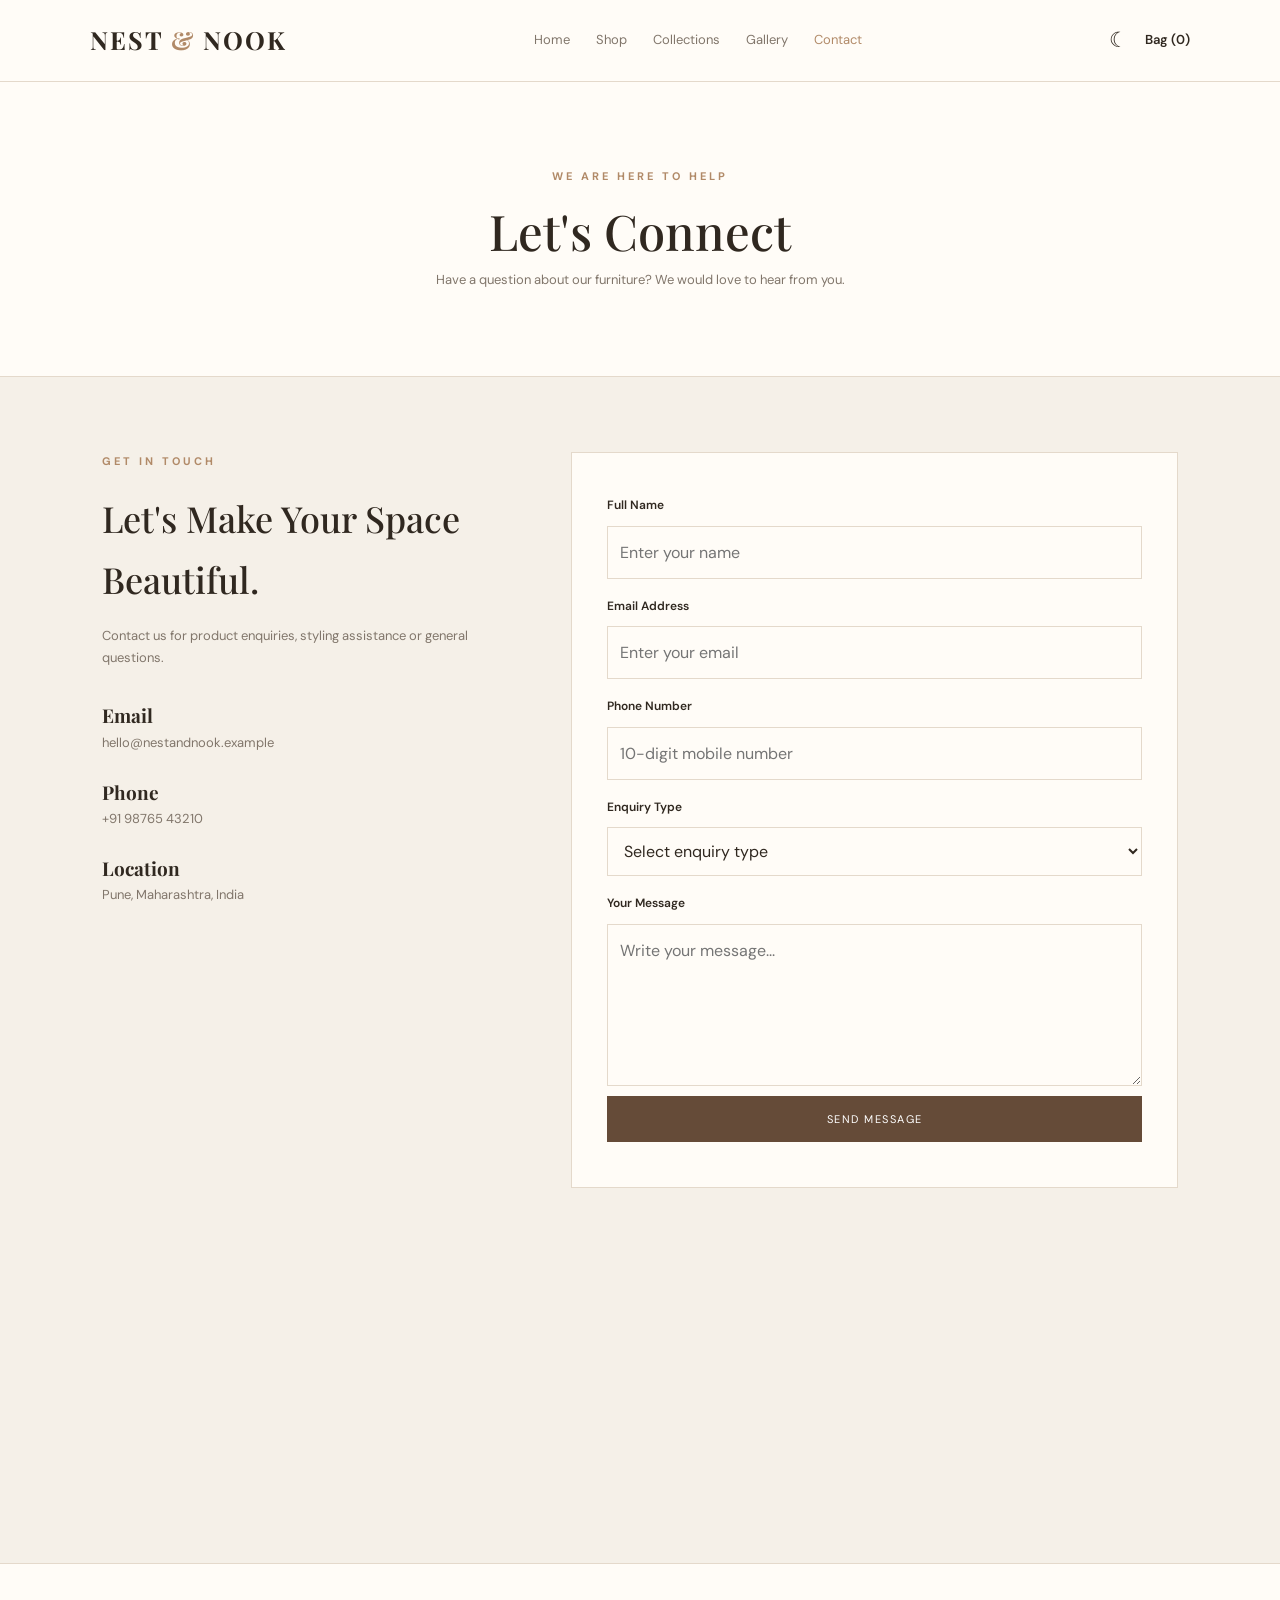
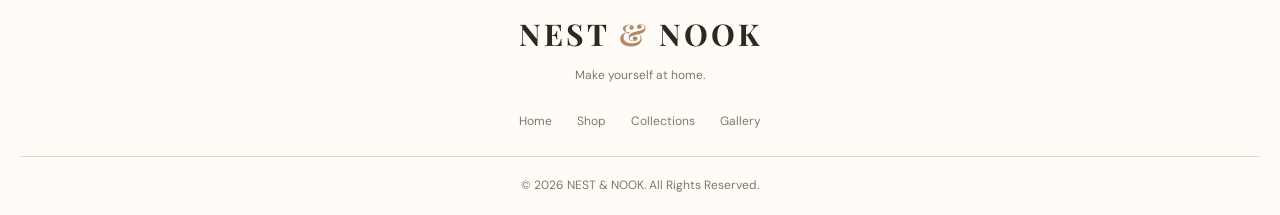
<file: contact.html>
<!DOCTYPE html>
<html lang="en">
<head>
  <meta charset="UTF-8">
  <meta name="viewport" content="width=device-width, initial-scale=1.0">
  <title>Contact | NEST & NOOK</title>
  <link rel="stylesheet" href="css/style.css">
  <link href="https://fonts.googleapis.com/css2?family=DM+Sans:wght@400;500;600;700&family=Playfair+Display:wght@400;500;600;700&display=swap" rel="stylesheet">
</head>
<body>

<header>
  <a href="index.html" class="logo">NEST <span>&</span> NOOK</a>
  <nav id="navbar">
    <a href="index.html">Home</a>
    <a href="shop.html">Shop</a>
    <a href="collections.html">Collections</a>
    <a href="gallery.html">Gallery</a>
    <a class="active" href="contact.html">Contact</a>
  </nav>
  <div class="header-actions">
    <button id="themeToggle" aria-label="Toggle theme">☾</button>
    <a href="shop.html" class="cart-link">Bag (<span id="cartCount">0</span>)</a>
    <button id="menuToggle" class="menu-toggle" aria-label="Open navigation">☰</button>
  </div>
</header>

<main>
  <section class="page-banner">
    <p class="eyebrow">WE ARE HERE TO HELP</p>
    <h1>Let's Connect</h1>
    <p>Have a question about our furniture? We would love to hear from you.</p>
  </section>

  <section class="section contact-section">
    <div class="contact-details">
      <p class="eyebrow">GET IN TOUCH</p>
      <h2>Let's Make Your Space Beautiful.</h2>
      <p>Contact us for product enquiries, styling assistance or general questions.</p>

      <div class="contact-item">
        <h3>Email</h3>
        <p>hello@nestandnook.example</p>
      </div>

      <div class="contact-item">
        <h3>Phone</h3>
        <p>+91 98765 43210</p>
      </div>

      <div class="contact-item">
        <h3>Location</h3>
        <p>Pune, Maharashtra, India</p>
      </div>
    </div>

    <form id="contactForm" class="contact-form">
      <label for="name">Full Name</label>
      <input type="text" id="name" name="name" placeholder="Enter your name" required minlength="3">

      <label for="email">Email Address</label>
      <input type="email" id="email" name="email" placeholder="Enter your email" required>

      <label for="phone">Phone Number</label>
      <input type="tel" id="phone" name="phone" placeholder="10-digit mobile number" pattern="[0-9]{10}" required>

      <label for="subject">Enquiry Type</label>
      <select id="subject" name="subject" required>
        <option value="">Select enquiry type</option>
        <option>Product Enquiry</option>
        <option>Order Information</option>
        <option>Interior Styling</option>
        <option>Feedback</option>
        <option>Other</option>
      </select>

      <label for="message">Your Message</label>
      <textarea id="message" name="message" rows="5" placeholder="Write your message..." required minlength="10"></textarea>

      <button type="submit" class="btn">SEND MESSAGE</button>
      <p id="formMessage" aria-live="polite"></p>
    </form>
  </section>

  <section class="map-section">
    <iframe
      title="Map showing Pune, Maharashtra"
      src="https://www.google.com/maps?q=Pune,Maharashtra&output=embed"
      width="100%" height="300" style="border:0"
      loading="lazy" allowfullscreen>
    </iframe>
  </section>
</main>

<footer>
  <h2>NEST <span>&</span> NOOK</h2>
  <p>Make yourself at home.</p>
  <div class="footer-links">
    <a href="index.html">Home</a>
    <a href="shop.html">Shop</a>
    <a href="collections.html">Collections</a>
    <a href="gallery.html">Gallery</a>
  </div>
  <p class="copyright">© 2026 NEST & NOOK. All Rights Reserved.</p>
</footer>

<script src="js/script.js"></script>
</body>
</html>
</file>
<file: css/style.css>
:root {
  --bg: #F5F0E8;
  --surface: #FFFCF7;
  --text: #302820;
  --muted: #81766B;
  --brown: #654B38;
  --accent: #B18A68;
  --line: #E4D9CB;
  --shadow: 0 10px 30px rgba(48, 40, 32, 0.09);
}

* {
  margin: 0;
  padding: 0;
  box-sizing: border-box;
}

html {
  scroll-behavior: smooth;
}

body {
  background: var(--bg);
  color: var(--text);
  font-family: 'DM Sans', sans-serif;
  line-height: 1.7;
  transition: background 0.3s, color 0.3s;
}

body.dark {
  --bg: #211C18;
  --surface: #302720;
  --text: #F5EEE5;
  --muted: #C0B3A6;
  --brown: #B99A7C;
  --accent: #D0A985;
  --line: #493B31;
  --shadow: 0 10px 30px rgba(0, 0, 0, 0.2);
}

a {
  text-decoration: none;
  color: inherit;
}

img {
  display: block;
  max-width: 100%;
}

button, input, select, textarea {
  font: inherit;
}

/* HEADER */

header {
  height: 82px;
  padding: 0 7%;
  display: flex;
  align-items: center;
  justify-content: space-between;
  background: var(--surface);
  border-bottom: 1px solid var(--line);
  position: sticky;
  top: 0;
  z-index: 100;
}

.logo {
  font-family: 'Playfair Display', serif;
  font-size: 25px;
  font-weight: 700;
  letter-spacing: 2px;
  white-space: nowrap;
}

.logo span, footer h2 span {
  color: var(--accent);
}

nav {
  display: flex;
  gap: 26px;
}

nav a {
  color: var(--muted);
  font-size: 13px;
  transition: 0.3s;
}

nav a:hover, nav a.active {
  color: var(--accent);
}

.header-actions {
  display: flex;
  align-items: center;
  gap: 17px;
}

.header-actions button {
  border: none;
  background: none;
  color: var(--text);
  cursor: pointer;
  font-size: 21px;
}

.cart-link {
  font-size: 13px;
  font-weight: 600;
}

.menu-toggle {
  display: none;
}

/* BUTTONS */

.btn {
  display: inline-block;
  padding: 13px 25px;
  background: var(--brown);
  color: #fff;
  border: 1px solid var(--brown);
  cursor: pointer;
  font-size: 11px;
  letter-spacing: 1.5px;
  transition: 0.3s;
  text-align: center;
}

.btn:hover {
  background: var(--accent);
  border-color: var(--accent);
  transform: translateY(-2px);
}

/* HERO */

.hero {
  min-height: 570px;
  display: grid;
  grid-template-columns: 1fr 1fr;
  align-items: center;
  padding: 65px 8%;
  gap: 55px;
}

.hero-content {
  max-width: 520px;
}

.eyebrow {
  color: var(--accent);
  font-size: 11px;
  letter-spacing: 3px;
  font-weight: 700;
  margin-bottom: 17px;
}

.hero h1, .page-banner h1 {
  font-family: 'Playfair Display', serif;
  font-size: clamp(42px, 5vw, 66px);
  line-height: 1.15;
  font-weight: 500;
  margin-bottom: 22px;
}

.hero h1 em {
  color: var(--accent);
}

.hero-content > p:not(.eyebrow) {
  color: var(--muted);
  margin-bottom: 28px;
  max-width: 420px;
  font-size: 14px;
}

.hero-image img {
  width: 100%;
  height: 460px;
  object-fit: cover;
}

/* SECTIONS */

.section {
  padding: 75px 8%;
}

.section-heading {
  text-align: center;
  margin-bottom: 40px;
}

.section-heading h2,
.shop-toolbar h2,
.contact-details h2 {
  font-family: 'Playfair Display', serif;
  font-size: 36px;
  font-weight: 500;
}

.section-heading > p:last-child {
  color: var(--muted);
  font-size: 13px;
  margin-top: 8px;
}

/* CATEGORY */

.category-grid {
  display: grid;
  grid-template-columns: repeat(3, 1fr);
  gap: 25px;
}

.category-card {
  height: 360px;
  position: relative;
  overflow: hidden;
}

.category-card img {
  width: 100%;
  height: 100%;
  object-fit: cover;
  transition: transform 0.5s;
}

.category-card:hover img {
  transform: scale(1.06);
}

.category-card span {
  position: absolute;
  bottom: 20px;
  left: 20px;
  background: var(--surface);
  padding: 12px 20px;
  font-family: 'Playfair Display', serif;
  font-size: 19px;
}

/* PROMO */

.promo {
  text-align: center;
  padding: 85px 20px;
  background: var(--brown);
  color: white;
}

.promo .eyebrow {
  color: #E9CFB5;
}

.promo h2 {
  font-family: 'Playfair Display', serif;
  font-size: 43px;
  font-weight: 500;
  margin-bottom: 12px;
}

.promo p:not(.eyebrow) {
  color: #F0E5DB;
  font-size: 13px;
  margin-bottom: 25px;
}

.btn-light {
  background: transparent;
  border-color: white;
  color: white;
}

.btn-light:hover {
  background: white;
  color: var(--brown);
}

/* FEATURES */

.feature-grid {
  display: grid;
  grid-template-columns: repeat(3, 1fr);
  gap: 25px;
}

.feature-card {
  background: var(--surface);
  padding: 35px 28px;
  border: 1px solid var(--line);
  box-shadow: var(--shadow);
}

.feature-card span {
  color: var(--accent);
  font-family: 'Playfair Display', serif;
  font-size: 27px;
}

.feature-card h3 {
  font-family: 'Playfair Display', serif;
  font-size: 23px;
  margin: 13px 0 8px;
}

.feature-card p {
  color: var(--muted);
  font-size: 13px;
}

/* PAGE BANNER */

.page-banner {
  text-align: center;
  padding: 85px 20px;
  background: var(--surface);
  border-bottom: 1px solid var(--line);
}

.page-banner h1 {
  font-size: 49px;
  margin-bottom: 10px;
}

.page-banner > p:last-child {
  color: var(--muted);
  font-size: 13px;
}

/* SHOP */

.shop-toolbar {
  display: flex;
  align-items: center;
  justify-content: space-between;
  margin-bottom: 35px;
}

.shop-toolbar select,
.contact-form input,
.contact-form select,
.contact-form textarea {
  background: var(--surface);
  color: var(--text);
  border: 1px solid var(--line);
  padding: 12px;
  outline: none;
}

.product-grid {
  display: grid;
  grid-template-columns: repeat(3, 1fr);
  gap: 28px;
}

.product-card {
  background: var(--surface);
  border: 1px solid var(--line);
  transition: 0.3s;
}

.product-card:hover {
  transform: translateY(-5px);
  box-shadow: var(--shadow);
}

.product-card img {
  width: 100%;
  height: 310px;
  object-fit: cover;
}

.product-info {
  padding: 20px;
}

.product-info p {
  font-size: 11px;
  color: var(--accent);
  letter-spacing: 1px;
}

.product-info h3 {
  font-family: 'Playfair Display', serif;
  font-size: 21px;
  margin: 5px 0;
}

.product-info strong {
  display: block;
  margin: 10px 0 15px;
}

.product-info .btn {
  width: 100%;
}

.cart-message {
  color: var(--accent);
  margin-top: 20px;
  text-align: center;
}

/* COLLECTIONS */

.collection-grid {
  display: grid;
  grid-template-columns: repeat(2, 1fr);
  gap: 25px;
}

.collection-card {
  height: 420px;
  position: relative;
  overflow: hidden;
}

.collection-card img {
  height: 100%;
  width: 100%;
  object-fit: cover;
  transition: 0.5s;
}

.collection-card:hover img {
  transform: scale(1.05);
}

.collection-overlay {
  position: absolute;
  inset: 0;
  display: flex;
  flex-direction: column;
  justify-content: end;
  padding: 30px;
  color: white;
  background: linear-gradient(transparent, rgba(0,0,0,0.7));
}

.collection-overlay p {
  font-size: 10px;
  letter-spacing: 2px;
}

.collection-overlay h2 {
  font-family: 'Playfair Display', serif;
  font-size: 34px;
  font-weight: 500;
}

.collection-overlay a {
  font-size: 13px;
  margin-top: 10px;
  text-decoration: underline;
}

/* GALLERY */

.gallery-grid {
  display: grid;
  grid-template-columns: repeat(3, 1fr);
  gap: 18px;
}

.gallery-grid img {
  width: 100%;
  height: 330px;
  object-fit: cover;
  cursor: pointer;
  transition: 0.3s;
}

.gallery-grid img:hover {
  opacity: 0.8;
}

.lightbox {
  display: none;
  position: fixed;
  inset: 0;
  z-index: 300;
  background: rgba(0,0,0,0.9);
  align-items: center;
  justify-content: center;
  padding: 30px;
}

.lightbox.show {
  display: flex;
}

.lightbox img {
  max-width: 90%;
  max-height: 85vh;
  object-fit: contain;
}

.lightbox button {
  position: absolute;
  top: 20px;
  right: 35px;
  color: white;
  background: none;
  border: none;
  font-size: 40px;
  cursor: pointer;
}

/* CONTACT */

.contact-section {
  display: grid;
  grid-template-columns: 0.8fr 1.2fr;
  gap: 65px;
}

.contact-details > p:not(.eyebrow) {
  color: var(--muted);
  font-size: 13px;
  margin: 15px 0 30px;
}

.contact-item {
  margin-bottom: 22px;
}

.contact-item h3 {
  font-family: 'Playfair Display', serif;
  font-size: 19px;
}

.contact-item p {
  color: var(--muted);
  font-size: 13px;
}

.contact-form {
  background: var(--surface);
  padding: 35px;
  border: 1px solid var(--line);
  display: flex;
  flex-direction: column;
  gap: 10px;
}

.contact-form label {
  font-size: 12px;
  font-weight: 600;
  margin-top: 7px;
}

.contact-form input:focus,
.contact-form select:focus,
.contact-form textarea:focus {
  border-color: var(--accent);
}

.contact-form textarea {
  resize: vertical;
}

#formMessage {
  color: var(--accent);
  font-size: 13px;
}

.map-section iframe {
  display: block;
}

/* FOOTER */

footer {
  text-align: center;
  background: var(--surface);
  border-top: 1px solid var(--line);
  padding: 45px 20px 20px;
}

footer h2 {
  font-family: 'Playfair Display', serif;
  font-size: 30px;
  letter-spacing: 3px;
}

footer > p {
  color: var(--muted);
  font-size: 12px;
  margin-top: 5px;
}

.footer-links {
  display: flex;
  justify-content: center;
  flex-wrap: wrap;
  gap: 25px;
  margin: 25px 0;
}

.footer-links a {
  color: var(--muted);
  font-size: 12px;
}

.footer-links a:hover {
  color: var(--accent);
}

.copyright {
  border-top: 1px solid var(--line);
  padding-top: 18px;
  margin-top: 20px;
}

/* RESPONSIVE DESIGN */

@media (max-width: 900px) {
  header {
    padding: 0 4%;
  }

  nav {
    gap: 14px;
  }

  .hero {
    padding: 50px 5%;
    gap: 25px;
  }

  .section {
    padding: 60px 5%;
  }

  .product-grid {
    grid-template-columns: repeat(2, 1fr);
  }
}

@media (max-width: 650px) {
  header {
    height: 70px;
  }

  .logo {
    font-size: 21px;
  }

  .menu-toggle {
    display: block;
  }

  nav {
    display: none;
    position: absolute;
    top: 70px;
    left: 0;
    right: 0;
    background: var(--surface);
    padding: 20px;
    flex-direction: column;
    gap: 18px;
    border-bottom: 1px solid var(--line);
  }

  nav.show {
    display: flex;
  }

  .header-actions {
    gap: 12px;
  }

  .cart-link {
    font-size: 11px;
  }

  .hero {
    grid-template-columns: 1fr;
    padding: 45px 6%;
  }

  .hero h1 {
    font-size: 45px;
  }

  .hero-image img {
    height: 350px;
  }

  .category-grid,
  .feature-grid,
  .product-grid,
  .collection-grid,
  .gallery-grid,
  .contact-section {
    grid-template-columns: 1fr;
  }

  .category-card {
    height: 320px;
  }

  .collection-card {
    height: 350px;
  }

  .gallery-grid img {
    height: 350px;
  }

  .page-banner {
    padding: 60px 15px;
  }

  .page-banner h1 {
    font-size: 38px;
  }

  .promo h2 {
    font-size: 34px;
  }

  .shop-toolbar {
    align-items: flex-start;
    flex-direction: column;
    gap: 15px;
  }

  .contact-form {
    padding: 22px;
  }
}
</file>
